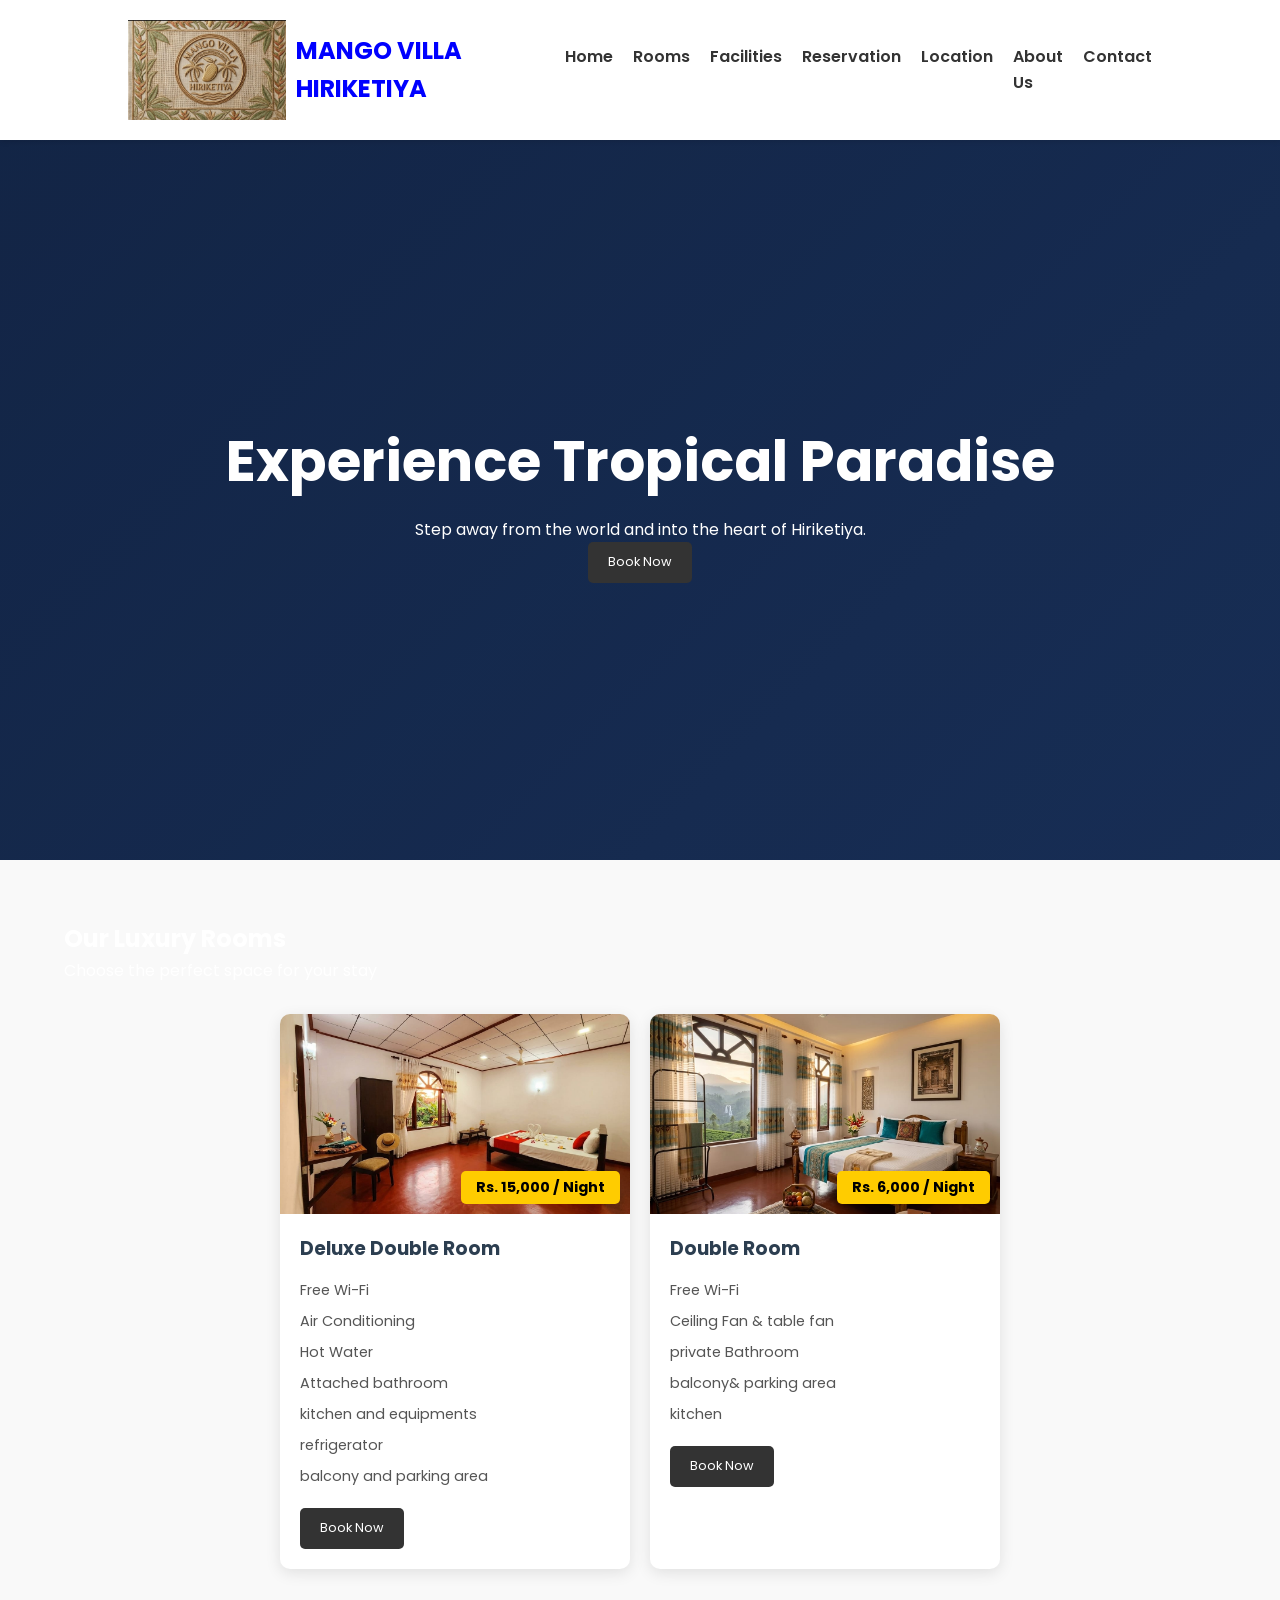
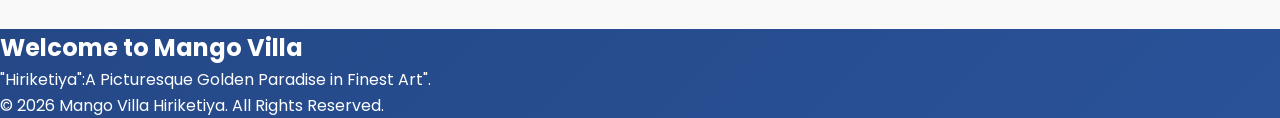
<file: index.html>
﻿ <!DOCTYPE html>
<html lang="si">
<head>
<head>
    <meta charset="UTF-8">
    <meta name="viewport" content="width=device-width, initial-scale=1.0">
    
    <!-- වෙබ් අඩවියේ නම (බ්‍රවුසර ටැබ් එකේ පෙනෙන නම) -->
    <title>Mango Villa | Luxury Hotel & Resort</title>

    <!-- Google සෙවුම් යන්ත්‍ර සඳහා විස්තරය -->
    <meta name="description" content="Welcome to Mango Villa. Experience the best luxury stay in Sri Lanka with comfortable rooms and amazing service.">
    
    <!-- සෙවුම් යන්ත්‍ර සඳහා වචන (Keywords) -->
    <meta name="keywords" content="Mango Villa, Hotel, Sri Lanka, Accommodation, Luxury Stay, Booking">
    
    <!-- අයිතිකරුගේ නම -->
    <meta name="author" content="Mango Villa Management">

    <link rel="stylesheet" href="style.css">
    <link href="https://fonts.googleapis.com/css2?family=Poppins:wght@300;400;600&display=swap" rel="stylesheet">
</head>
<body>

    </nav>

   <meta charset="UTF-8">
    <meta name="viewport" content="width=device-width, initial-scale=1.0">
    <title>Mango Villa Hiriketiya | Hiriketiya Beach</title>
    <link rel="stylesheet" href="style.css">
    <link href="https://fonts.googleapis.com/css2?family=Poppins:wght@300;400;600&display=swap" rel="stylesheet">
</head>

<body>
<nav>
    <div class="logo">
        <img src="IMAGES\LOGO.jpg" alt="Logo" style="height: 100px;">
        <span class="hotel-name">MANGO VILLA HIRIKETIYA</span>
    </div>
    <ul>
        <li><a href="index.html" onclick="window.location.reload();">Home</a></li>
        
        <li><a href="rooms.html">Rooms</a></li>
        <li><a href="facilities.html">Facilities</a></li>
        <li><a href="booking.html">Reservation</a></li>
        <li><a href="location.html">Location</a></li>
        <li><a href="about.html">About Us</a></li>
        <li><a href="contact.html">Contact</a></li>
    </ul>
</nav>



    <header class="hero">
        <div class="hero-content">
            <h1>Experience Tropical Paradise</h1>
            <p>Step away from the world and into the heart of Hiriketiya.</p>
            <a href="https://www.booking.com/hotel/lk/mango-villa-hiriketiya.html" target="_blank" class="btn-sm">Book Now</a>
        </div>
    </header>

<section class="rooms-horizontal">
    <h2>Our Luxury Rooms</h2>
    <p>Choose the perfect space for your stay</p>

    <div class="rooms-container">
        <div class="room-card">
            <div class="room-image">
                <img src="IMAGES\room 1.jpeg" alt="Deluxe Double Room">
                <div class="price-tag">Rs. 15,000 / Night</div>
            </div>
            <div class="room-details">
                <h3>Deluxe Double Room</h3>
                <ul class="facilities">
                    <li>Free Wi-Fi</li>
                    <li>Air Conditioning</li>
                    <li>Hot Water</li>
                    <li>Attached bathroom</li>
                    <li>kitchen and equipments</li>
                    <li>refrigerator</li>
                    <li>balcony and parking area</li>
                </ul>
                <a href="https://www.booking.com/hotel/lk/mango-villa-hiriketiya.html" target="_blank" class="btn-sm">Book Now</a>
            </div>
        </div>

       

        <div class="room-card">
            <div class="room-image">
                <img src="IMAGES\room 2.jpg" alt="Double Room">
                <div class="price-tag">Rs. 6,000 / Night</div>
            </div>
            <div class="room-details">
                <h3>Double Room</h3>
                <ul class="facilities">
                    <li>Free Wi-Fi</li>
                    <li>Ceiling Fan & table fan</li>
                    <li>private Bathroom</li>
                    <li>balcony& parking area</li>
                    <li>kitchen</li>
                </ul>
                <a href="contact.php" class="btn-sm">Book Now</a>
            </div>
        </div>
    </div>
</section>

    <section class="welcome">
        <h2>Welcome to Mango Villa</h2>
        <p>"Hiriketiya":A Picturesque Golden Paradise in Finest Art".</p>
    </section>

    <footer>
        <p>&copy; 2026 Mango Villa Hiriketiya. All Rights Reserved.</p>
    </footer>

</body>
</html>
</file>
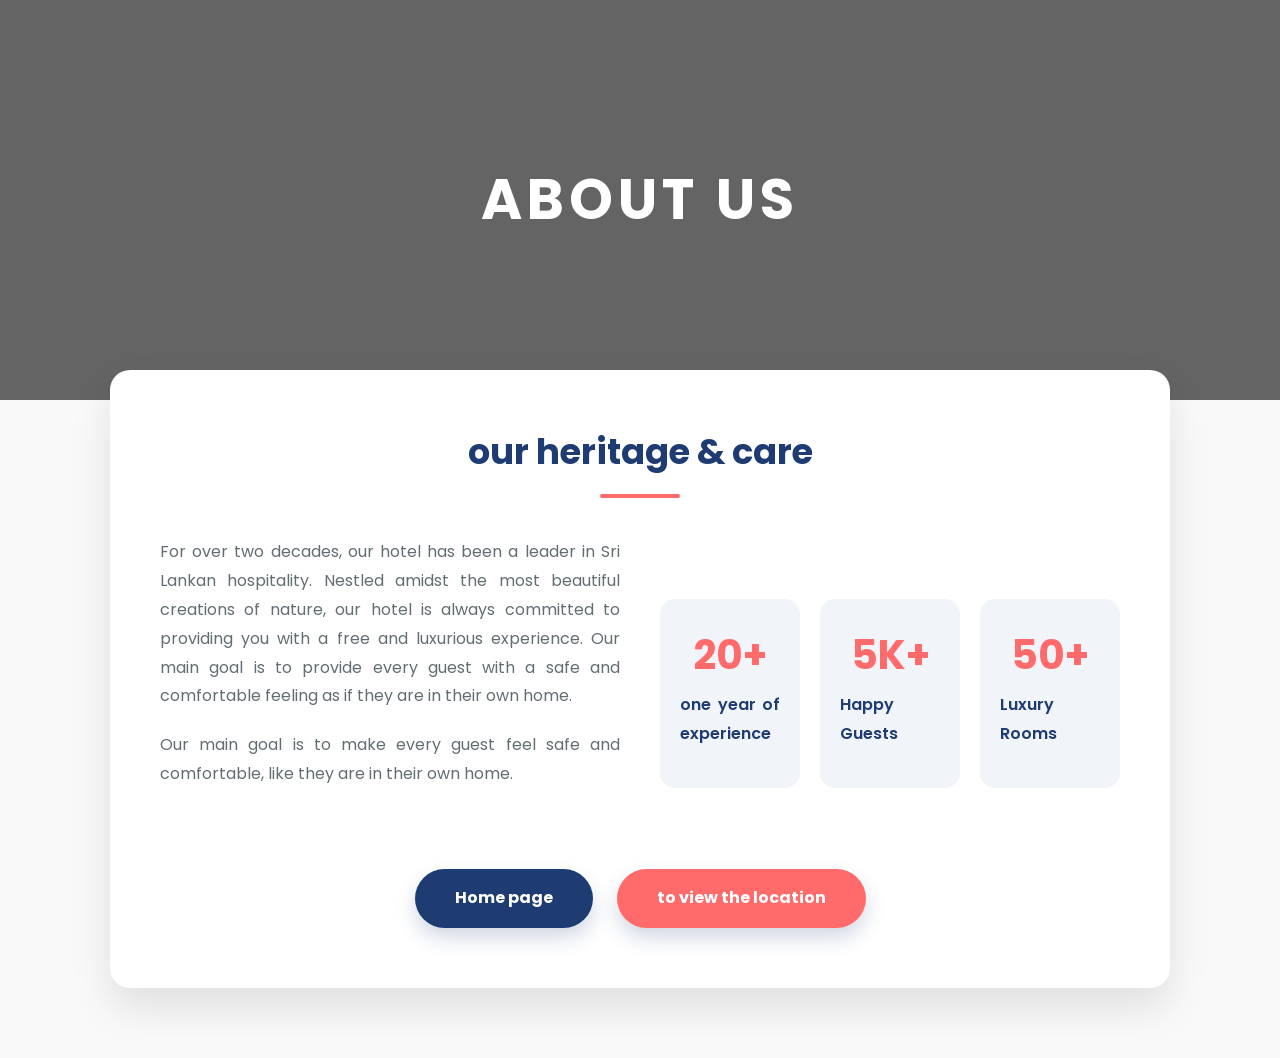
<file: about.html>
﻿<!DOCTYPE html>
<html lang="EN">
<head>
    <meta charset="UTF-8">
    <meta name="viewport" content="width=device-width, initial-scale=1.0">
    <title>About Us | Mango Villa</title>
    <meta name="description" content="Learn more about Mango Villa. Discover our story, our commitment to hospitality, and why we are the perfect choice for your tropical getaway.">
    <link href="https://fonts.googleapis.com/css2?family=Poppins:wght@300;400;600;700&display=swap" rel="stylesheet">
    <style>
        :root {
            --primary-color: #1e3c72;
            --secondary-color: #ff6b6b;
            --text-dark: #2d3436;
            --text-light: #636e72;
            --bg-light: #f9f9f9;
        }

        * {
            margin: 0;
            padding: 0;
            box-sizing: border-box;
            font-family: 'Poppins', sans-serif;
        }

        body {
            background-color: var(--bg-light);
            color: var(--text-dark);
            line-height: 1.8;
        }

        /* Hero Section */
        .about-hero {
            background: linear-gradient(rgba(0,0,0,0.6), rgba(0,0,0,0.6)), 
                        url('https://images.unsplash.com/photo-1566073771259-6a8506099945?auto=format&fit=crop&w=1350&q=80');
            background-size: cover;
            background-position: center;
            height: 400px;
            display: flex;
            align-items: center;
            justify-content: center;
            text-align: center;
            color: white;
        }

        .about-hero h1 {
            font-size: 3.5rem;
            text-transform: uppercase;
            letter-spacing: 5px;
            animation: fadeInDown 1s ease;
        }

        /* Main Content */
        .container {
            max-width: 1100px;
            margin: -50px auto 50px;
            padding: 20px;
        }

        .about-card {
            background: white;
            padding: 50px;
            border-radius: 20px;
            box-shadow: 0 20px 40px rgba(0,0,0,0.1);
        }

        .section-header {
            text-align: center;
            margin-bottom: 40px;
        }

        .section-header h2 {
            color: var(--primary-color);
            font-size: 2.2rem;
            position: relative;
            padding-bottom: 15px;
        }

        .section-header h2::after {
            content: '';
            position: absolute;
            bottom: 0;
            left: 50%;
            transform: translateX(-50%);
            width: 80px;
            height: 4px;
            background: var(--secondary-color);
            border-radius: 2px;
        }

        .about-text {
            display: grid;
            grid-template-columns: 1fr 1fr;
            gap: 40px;
            align-items: center;
        }

        .about-text p {
            color: var(--text-light);
            margin-bottom: 20px;
            text-align: justify;
        }

        /* Stats Section */
        .stats-container {
            display: grid;
            grid-template-columns: repeat(3, 1fr);
            gap: 20px;
            margin-top: 40px;
            text-align: center;
        }

        .stat-item {
            padding: 20px;
            background: #f1f4f9;
            border-radius: 15px;
            transition: transform 0.3s ease;
        }

        .stat-item:hover {
            transform: translateY(-10px);
        }

        .stat-item h3 {
            font-size: 2.5rem;
            color: var(--secondary-color);
        }

        .stat-item p {
            font-weight: 600;
            color: var(--primary-color);
        }

        /* Navigation Buttons */
        .btn-container {
            text-align: center;
            margin-top: 50px;
        }

        .btn {
            display: inline-block;
            padding: 15px 40px;
            border-radius: 50px;
            text-decoration: none;
            font-weight: 700;
            transition: 0.3s;
            margin: 10px;
        }

        .btn-home {
            background: var(--primary-color);
            color: white;
            box-shadow: 0 10px 20px rgba(30, 60, 114, 0.2);
        }

        .btn-home:hover {
            background: #2a5298;
            transform: scale(1.05);
        }

        /* Animations */
        @keyframes fadeInDown {
            from { opacity: 0; transform: translateY(-30px); }
            to { opacity: 1; transform: translateY(0); }
        }

        @media (max-width: 768px) {
            .about-text { grid-template-columns: 1fr; }
            .stats-container { grid-template-columns: 1fr; }
            .about-hero h1 { font-size: 2.5rem; }
        }
    </style>
</head>
<body>

    <section class="about-hero">
        <h1>About us</h1>
    </section>

    <div class="container">
        <div class="about-card">
            <div class="section-header">
                <h2>our heritage & care</h2>
            </div>
            
            <div class="about-text">
                <div>
                    <p>
                        For over two decades, our hotel has been a leader in Sri Lankan hospitality. Nestled amidst the most beautiful creations of nature, our hotel is always committed to providing you with a free and luxurious experience.

Our main goal is to provide every guest with a safe and comfortable feeling as if they are in their own home.
                    </p>
                    <p>
                       Our main goal is to make every guest feel safe and comfortable, like they are in their own home.
                    </p>
                </div>
                <div class="stats-container">
                    <div class="stat-item">
                        <h3>20+</h3>
                        <p>one year of experience</p>
                    </div>
                    <div class="stat-item">
                        <h3>5K+</h3>
                        <p>Happy Guests</p>
                    </div>
                    <div class="stat-item">
                        <h3>50+</h3>
                        <p>Luxury Rooms</p>
                    </div>
                </div>
            </div>

            <div class="btn-container">
                <a href="index.html" class="btn btn-home">Home page</a>
                <a href="location.html" class="btn btn-home" style="background: var(--secondary-color);">to view the location</a>
            </div>
        </div>
    </div>

</body>
</html>
</file>
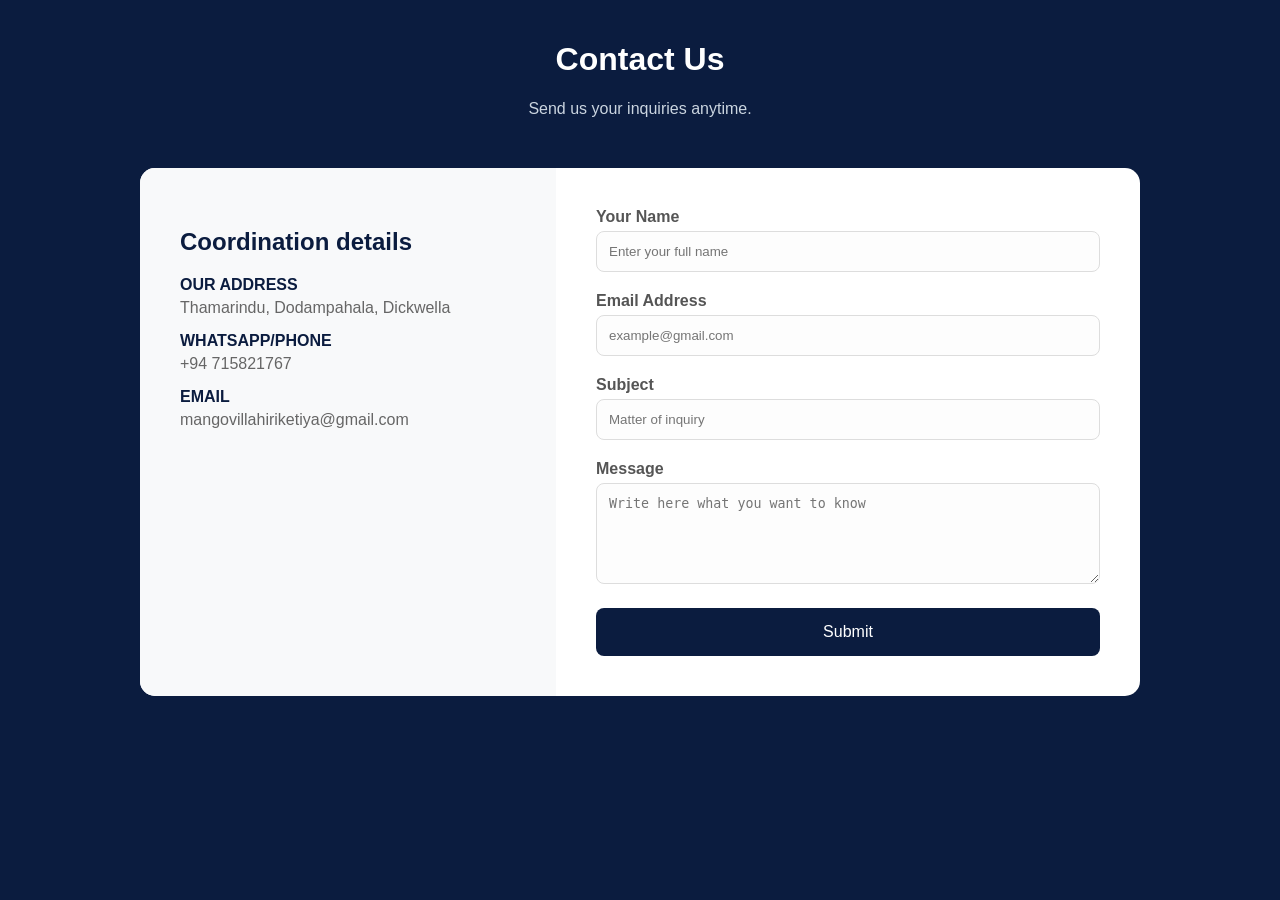
<file: contact.html>
﻿<!DOCTYPE html>
<html lang="en">
<head>
    <meta charset="UTF-8">
    <meta name="viewport" content="width=device-width, initial-scale=1.0">
    <title>Contact Us | Mango Villa</title>
    <style>
        /* ඔබේ පවතින Design එකට ගැලපෙන සරල CSS */
        body { font-family: 'Poppins', sans-serif; background-color: #0b1c3f; margin: 0; padding: 20px; color: white; }
        .container { display: flex; max-width: 1000px; margin: 50px auto; background: white; border-radius: 15px; overflow: hidden; color: #333; }
        .info-side { flex: 1; background-color: #f8f9fa; padding: 40px; }
        .form-side { flex: 1.5; padding: 40px; }
        h2 { color: #0b1c3f; margin-bottom: 20px; }
        .input-group { margin-bottom: 20px; }
        label { display: block; font-weight: bold; margin-bottom: 5px; color: #555; }
        input, textarea { width: 100%; padding: 12px; border: 1px solid #ddd; border-radius: 8px; box-sizing: border-box; background: #fdfdfd; }
        button { background-color: #0b1c3f; color: white; padding: 15px 30px; border: none; border-radius: 8px; cursor: pointer; font-size: 16px; width: 100%; }
        button:hover { background-color: #162a5a; }
        .contact-info p { margin: 5px 0; color: #666; }
        .contact-info strong { color: #0b1c3f; display: block; margin-top: 15px; }
    </style>
</head>
<body>

    <div style="text-align: center;">
        <h1 style="color: white;">Contact Us</h1>
        <p style="color: #cbd5e0;">Send us your inquiries anytime.</p>
    </div>

    <div class="container">
        <!-- වම් පැත්ත: විස්තර -->
        <div class="info-side">
            <h2>Coordination details</h2>
            <div class="contact-info">
                <strong>OUR ADDRESS</strong>
                <p>Thamarindu, Dodampahala, Dickwella</p>

                <strong>WHATSAPP/PHONE</strong>
                <p>+94 715821767</p>

                <strong>EMAIL</strong>
                <p>mangovillahiriketiya@gmail.com</p>
            </div>
        </div>

        <!-- දකුණු පැත්ත: Form එක -->
        <div class="form-side">
            <!-- Netlify Form එක මෙතැනින් ආරම්භ වේ -->
            <form name="contact-form" method="POST" data-netlify="true" action="/thanks.html">
                
                <div class="input-group">
                    <label>Your Name</label>
                    <input type="text" name="name" placeholder="Enter your full name" required>
                </div>

                <div class="input-group">
                    <label>Email Address</label>
                    <input type="email" name="email" placeholder="example@gmail.com" required>
                </div>

                <div class="input-group">
                    <label>Subject</label>
                    <input type="text" name="subject" placeholder="Matter of inquiry" required>
                </div>

                <div class="input-group">
                    <label>Message</label>
                    <textarea name="message" rows="5" placeholder="Write here what you want to know" required></textarea>
                </div>

                <!-- Netlify Bot හඳුනා ගැනීමට (Spam වැළැක්වීමට) -->
                <div style="display:none"><label><input name="bot-field"></label></div>

                <button type="submit">Submit</button>
            </form>
        </div>
    </div>

</body>
</html>
</file>
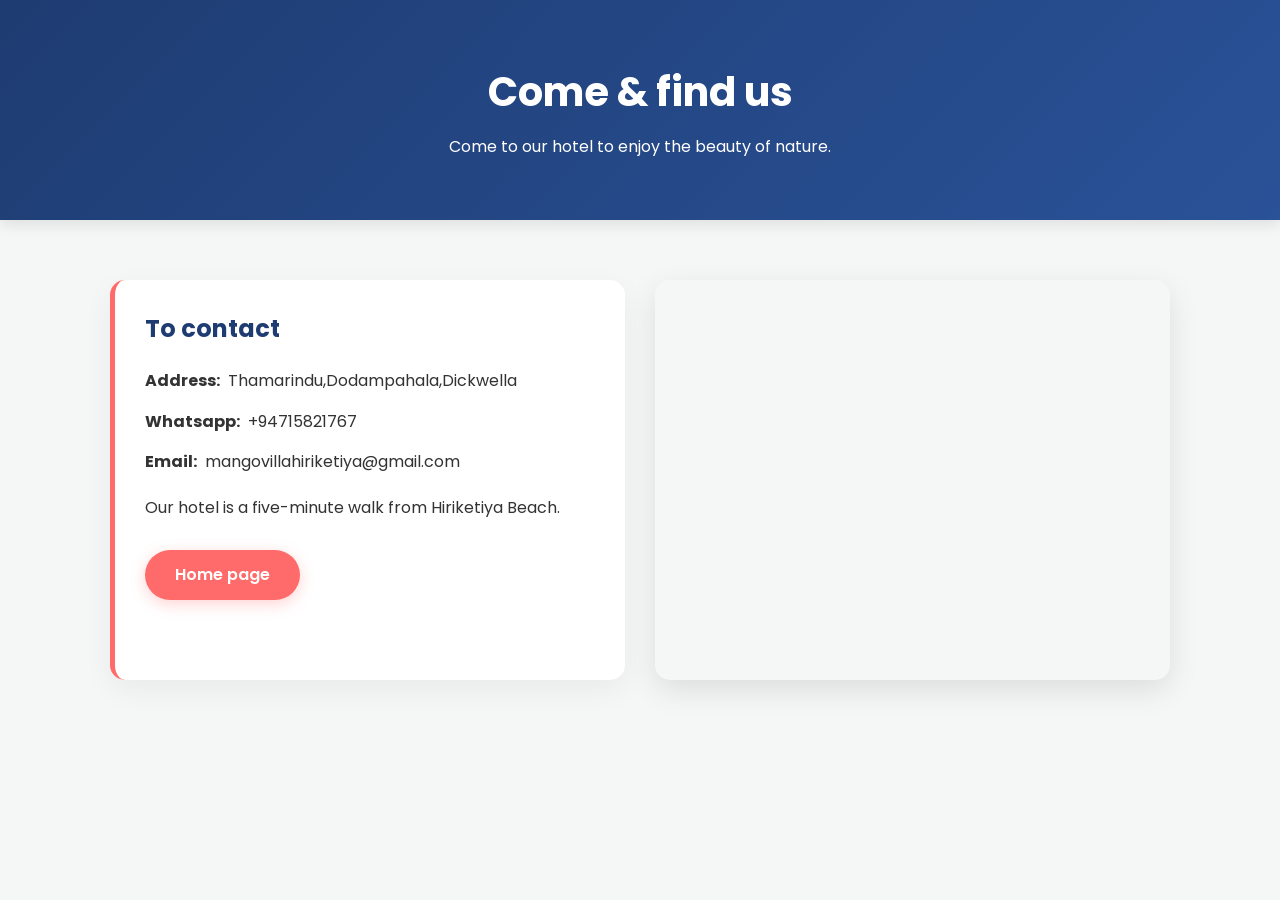
<file: location.html>
﻿<!DOCTYPE html>
<html lang="en">
<head>
    <meta charset="UTF-8">
    <meta name="viewport" content="width=device-width, initial-scale=1.0">
    <title>Location | Mango Villa</title>
    <meta name="description" content="Find the exact location of Mango Villa. Conveniently located near the beach and main attractions for easy access.">
    <!-- Google Fonts එක් කර ගැනීම -->
    <link href="https://fonts.googleapis.com/css2?family=Poppins:wght@300;400;600&display=swap" rel="stylesheet">
    <style>
        * {
            margin: 0;
            padding: 0;
            box-sizing: border-box;
            font-family: 'Poppins', sans-serif;
        }

        body {
            background-color: #f4f7f6;
            color: #333;
            line-height: 1.6;
        }

        /* Header කොටස */
        .header {
            background: linear-gradient(135deg, #1e3c72 0%, #2a5298 100%);
            color: white;
            padding: 60px 20px;
            text-align: center;
            box-shadow: 0 4px 15px rgba(0,0,0,0.1);
        }

        .header h1 {
            font-size: 2.5rem;
            margin-bottom: 10px;
        }

        /* ප්‍රධාන කන්ටේනරය */
        .container {
            max-width: 1100px;
            margin: 40px auto;
            padding: 20px;
            display: grid;
            grid-template-columns: 1fr 1fr;
            gap: 30px;
        }

        /* විස්තර ඇතුළත් කාඩ්පත */
        .info-card {
            background: white;
            padding: 30px;
            border-radius: 15px;
            box-shadow: 0 10px 30px rgba(0,0,0,0.05);
            border-left: 5px solid #ff6b6b;
        }

        .info-card h2 {
            color: #1e3c72;
            margin-bottom: 20px;
        }

        .contact-item {
            margin-bottom: 15px;
            display: flex;
            align-items: center;
        }

        /* සිතියම (Map) ඇති කොටස */
        .map-container {
            border-radius: 15px;
            overflow: hidden;
            box-shadow: 0 10px 30px rgba(0,0,0,0.1);
            height: 400px;
        }

        iframe {
            width: 100%;
            height: 100%;
            border: none;
        }

        /* Home Page එකට යන බොත්තම */
        .btn-home {
            display: inline-block;
            margin-top: 30px;
            padding: 12px 30px;
            background-color: #ff6b6b;
            color: white;
            text-decoration: none;
            border-radius: 50px;
            font-weight: 600;
            transition: all 0.3s ease;
            box-shadow: 0 4px 15px rgba(255, 107, 107, 0.3);
        }

        .btn-home:hover {
            background-color: #ee5253;
            transform: translateY(-3px);
            box-shadow: 0 6px 20px rgba(255, 107, 107, 0.4);
        }

        /* Mobile Phone සඳහා වෙනස් කිරීම් */
        @media (max-width: 768px) {
            .container {
                grid-template-columns: 1fr;
            }
            .header h1 {
                font-size: 2rem;
            }
        }
    </style>
</head>
<body>

    <section class="header">
        <h1>Come & find us</h1>
        <p>Come to our hotel to enjoy the beauty of nature.</p>
    </section>

    <div class="container">
        <!-- විස්තර කොටස -->
        <div class="info-card">
            <h2>To contact</h2>
            <div class="contact-item">
                <strong>Address:</strong> &nbsp; Thamarindu,Dodampahala,Dickwella
            </div>
            <div class="contact-item">
                <strong>Whatsapp:</strong> &nbsp; +94715821767
            </div>
            <div class="contact-item">
                <strong>Email:</strong> &nbsp; mangovillahiriketiya@gmail.com
            </div>
            
            <p style="margin-top: 20px;">Our hotel is a five-minute walk from Hiriketiya Beach.</p>

            <!-- Home Page එකට යන Link එක -->
            <a href="index.html" class="btn-home">Home page</a>
        </div>

        <!-- සිතියම කොටස -->
        <div class="map-container">
            <!-- මෙහි Google Maps Embed Code එක ඇතුළත් කළ හැක -->
            
<iframe src="https://www.google.com/maps/embed?pb=!1m18!1m12!1m3!1d3968.184090038396!2d80.70367211087722!3d5.96936632932908!2m3!1f0!2f0!3f0!3m2!1i1024!2i768!4f13.1!3m3!1m2!1s0x3ae1370069f20509%3A0xc62b000a06057dd3!2sMango%20Villa%20Hiriketiya!5e0!3m2!1sen!2slk!4v1777621706390!5m2!1sen!2slk" width="600" height="450" style="border:0;" allowfullscreen="" loading="lazy" referrerpolicy="no-referrer-when-downgrade"></iframe>

              
                allowfullscreen="" 
                loading="lazy">
            </iframe>
        </div>
    </div>

</body>
</html>
</file>
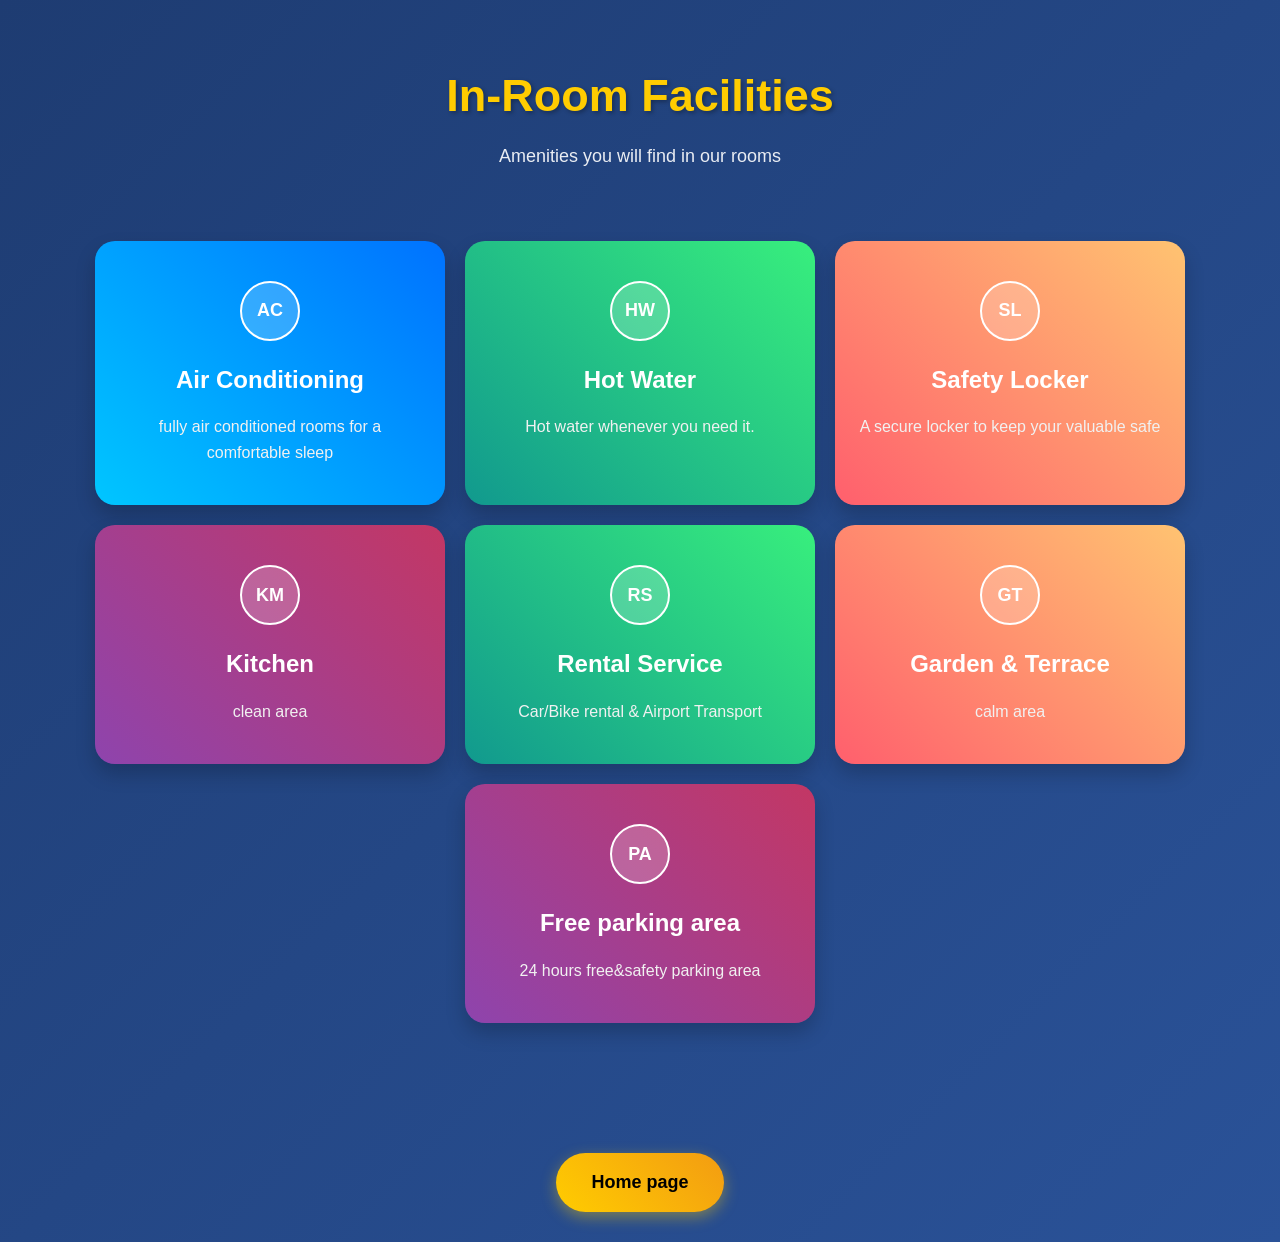
<file: room-details.html>
﻿<!DOCTYPE html>
<html lang="si">
<head>
    <meta charset="UTF-8">
    <meta name="viewport" content="width=device-width, initial-scale=1.0">
    <title>In-Room Facilities</title>
    <link rel="stylesheet" href="style.css">
    <style>
        /* මෙහි කෙලින්ම Icons සඳහා Style එක ලියමු */
        .icon-text {
            font-size: 60px;
            display: block;
            margin-bottom: 15px;
        }
    </style>
</head>
<body>

    <div class="main-wrapper">
        <section class="facilities-section">
            <div class="container">
                <h2 class="section-title">In-Room Facilities</h2>
                <p class="section-subtitle">Amenities you will find in our rooms</p>

                <div class="facilities-grid">
    
    <!-- Air Conditioning -->
    <div class="facility-card c1">
        <div class="custom-icon">AC</div>
        <h3>Air Conditioning</h3>
        <p>fully air conditioned rooms for a comfortable sleep</p>
    </div>

    <!-- Hot Water -->
    <div class="facility-card c2">
        <div class="custom-icon">HW</div>
        <h3>Hot Water</h3>
        <p>Hot water whenever you need it.</p>
    </div>

    <!-- Safety Locker -->
    <div class="facility-card c3">
        <div class="custom-icon">SL</div>
        <h3>Safety Locker</h3>
        <p>A secure locker to keep your valuable safe</p>
    </div>

    <!-- Kitchen -->
    <div class="facility-card c4">
        <div class="custom-icon">KM</div>
        <h3>Kitchen</h3>
        <p>clean area</p>
    </div>
    
    <!-- Rental Service -->
    <div class="facility-card c2">
        <div class="custom-icon">RS</div>
        <h3>Rental Service</h3>
        <p>Car/Bike rental & Airport Transport</p>
    </div

   <!-- Terrace-->
    <div class="facility-card c3">
        <div class="custom-icon">GT</div>
        <h3>Garden & Terrace</h3>
        <p>calm area</p>
    </div>

     <!-- Parking Area -->
    <div class="facility-card c4">
        <div class="custom-icon">PA</div>
        <h3>Free parking area</h3>
        <p>24 hours free&safety parking area</p>
    </div>

</div>
        </section>
    </div>
<!-- Back to Home Button Container -->
<div class="button-container">
    <a href="index.html" class="back-home-btn">
        Home page
    </a>
</div>
 
</body>
</html>
</file>
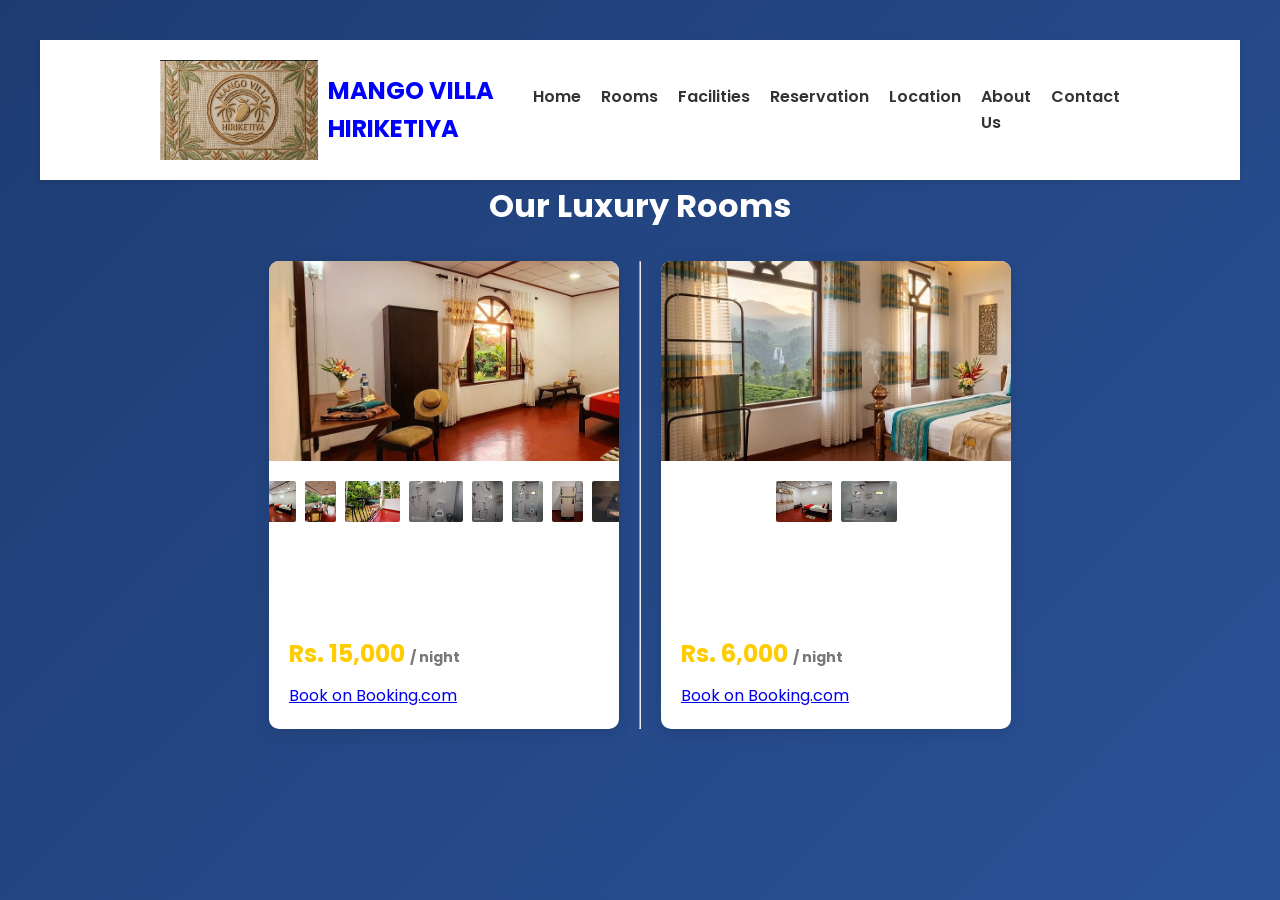
<file: rooms.html>
<!DOCTYPE html>
<html lang="en">
<head>
    <meta charset="UTF-8">
    <meta name="viewport" content="width=device-width, initial-scale=1.0">
    <title>Room Selection | Mango Villa</title>
    <meta name="description" content="Get in touch with Mango Villa for bookings and inquiries. We are here to help you plan your perfect stay.">
<meta name="keywords" content="Contact Mango Villa, Hotel Booking, Sri Lanka, Luxury Villa">
    <style>
        body { font-family: 'Segoe UI', Tahoma, Geneva, Verdana, sans-serif; background: #f0f2f5; padding: 40px; }
        
        /* Container eka horizontal karanna Flexbox use karanawa */
        .rooms-container {
            display: flex;
            gap: 20px; /* Room cards dekak athara ida */
            justify-content: center;
            flex-wrap: wrap; /* Screen eka podi unama yata yata yanna */
        }

        .room-card {
            background: white;
            border-radius: 12px;
            overflow: hidden;
            width: 450px; /* Card eke palala */
            box-shadow: 0 4px 15px rgba(0,0,0,0.1);
            padding-bottom: 20px;
        }

        .main-img-container img {
            width: 150%;
            height: 200px;
            object-fit: cover;
        }

        .gallery {
            display: flex;
            padding: 10px;
            gap: 5px;
            justify-content: center;
        }

        .gallery img {
            width: 60px; height: 45px;
            cursor: pointer;
            border-radius: 4px;
            border: 2px solid transparent;
        }

        .gallery img:hover { border-color: #007bff; }

        .details { padding: 0 20px; }
        .price { color: #2c3e50; font-size: 20px; font-weight: bold; margin: 10px 0; }
        
        .btn-book {
            display: block; width: 100%;margin: 20px auto;
            padding: 12px; background: #007bff; color: white;
            border: none; border-radius: 6px; cursor: pointer;
            font-weight: bold; transition: 0.3s;
        }

        .btn-book:hover { background: #0056b3; }
    </style>

<meta charset="UTF-8">
    <meta name="viewport" content="width=device-width, initial-scale=1.0">
    <title>Mango Villa Hiriketiya | Hiriketiya Beach</title>
    <link rel="stylesheet" href="style.css">
    <link href="https://fonts.googleapis.com/css2?family=Poppins:wght@300;400;600&display=swap" rel="stylesheet">
</head>

<body>
<nav>
    <div class="logo">
        <img src="IMAGES\LOGO.jpg" alt="Logo" style="height: 100px;">
        <span class="hotel-name">MANGO VILLA HIRIKETIYA</span>
    </div>
    <ul>
        <li><a href="index.html" onclick="window.location.reload();">Home</a></li>
        
        <li><a href="rooms.html">Rooms</a></li>
        <li><a href="facilities.html">Facilities</a></li>
        <li><a href="booking.html">Reservation</a></li>
        <li><a href="location.html">Location</a></li>
        <li><a href="about.html">About Us</a></li>
        <li><a href="contact.html">Contact</a></li>
    </ul>
</nav>

<h1 style="text-align: center;">Our Luxury Rooms</h1>

<div class="rooms-container">
    
    <div class="room-card">
    <div class="main-img-container">
        <img id="display1" src="IMAGES\room 1.jpeg" alt="Room 1" onclick="openViewer(this)">
    </div>
    <div class="gallery">
        <img src="IMAGES/1.jpg" class="active" onclick="swapPhoto('display1', this)">
        <img src="IMAGES\2.jpg" onclick="swapPhoto('display1', this)">
        <img src="IMAGES\3.jpg" onclick="swapPhoto('display1', this)">
        <img src="IMAGES\4.jpg" onclick="swapPhoto('display1', this)">
        <img src="IMAGES\5.jpg" onclick="swapPhoto('display1', this)">
        <img src="IMAGES\6.jpg" onclick="swapPhoto('display1', this)">
        <img src="IMAGES\7.jpg" onclick="swapPhoto('display1', this)">
        <img src="IMAGES\8.jpg" onclick="swapPhoto('display1', this)">
         <img src="IMAGES\9.jpg" onclick="swapPhoto('display1', this)">
         <img src="IMAGES\10.jpg" onclick="swapPhoto('display1', this)">
    </div>
    <div class="details">
        <div>
            <h3>Deluxe Double Room</h3>
            <p class="facilities"><b>Facilities:</b> AC, Free Wi-Fi,Hot water, King Bed ,parking area,balcony</p>
        </div>
        <div>
            <p class="price">Rs. 15,000 <span style="font-size:14px; color:#777;">/ night</span></p>
            
            <a href=https://www.booking.com/searchresults.en-gb.html?ss=mango+villa+hiriketiya&ssne=Hiriketiya&ssne_untouched=Hiriketiya&label=gen173nr-10CAEoggI46AdIM1gEaIUBiAEBmAEzuAEXyAEM2AED6AEB-AEBiAIBqAIBuAKo1MrPBsACAdICJDNiODg2ZDI3LWRmZDgtNDQ0Ny1iYTllLTI4ZDM4NThhM2FhNNgCAeACAQ&aid=304142&lang=en-gb&sb=1&src_elem=sb&src=index&dest_id=14073511&dest_type=hotel&ac_position=0&ac_click_type=b&ac_langcode=xu&ac_suggestion_list_length=5&search_selected=true&search_pageview_id=40740a6a1d730251&ac_meta=GhA0MDc0MGE2YTFkNzMwMjUxIAAoATICeHU6E21hbmdvIHZpbGxhIGhpcmlrZXQ%3D&group_adults=2&no_rooms=1&group_children=0target="_blank" class="btn-book-link">Book on Booking.com</a>
        </div>
    </div>
</div>

<hr> <div class="room-card">
    <div class="main-img-container">
        <img id="display2" src="IMAGES\room 2.jpg" alt="Room 2" onclick="openViewer(this)">
    </div>
    <div class="gallery">
        <img src="IMAGES/1.jpg" class="active" onclick="swapPhoto('display2', this)">
        <img src="IMAGES\7.jpg" onclick="swapPhoto('display2', this)">
    </div>
    <div class="details">
        <div>
            <h3>Double Room</h3>
            <p class="facilities"><b>Facilities:</b> Fan,private bathroom,kitchen, Garden View</p>
        </div>
        <div>
            <p class="price">Rs. 6,000 <span style="font-size:14px; color:#777;">/ night</span></p>
            
            <a href="https://www.booking.com/searchresults.en-gb.html?ss=mango+villa+hiriketiya&ssne=Hiriketiya&ssne_untouched=Hiriketiya&label=gen173nr-10CAEoggI46AdIM1gEaIUBiAEBmAEzuAEXyAEM2AED6AEB-AEBiAIBqAIBuAKo1MrPBsACAdICJDNiODg2ZDI3LWRmZDgtNDQ0Ny1iYTllLTI4ZDM4NThhM2FhNNgCAeACAQ&aid=304142&lang=en-gb&sb=1&src_elem=sb&src=index&dest_id=14073511&dest_type=hotel&ac_position=0&ac_click_type=b&ac_langcode=xu&ac_suggestion_list_length=5&search_selected=true&search_pageview_id=40740a6a1d730251&ac_meta=GhA0MDc0MGE2YTFkNzMwMjUxIAAoATICeHU6E21hbmdvIHZpbGxhIGhpcmlrZXQ%3D&group_adults=2&no_rooms=1&group_children=0" target="_blank" class="btn-book-link">Book on Booking.com</a>
        </div>
    </div>
</div>

</div>
<div id="imageModal" class="modal">
    <span class="close-modal" onclick="closeViewer()">&times;</span>
    <img class="modal-content" id="img01">
</div>

<script>
    // 1. Photo eka loku viewer ekaka pennana function eka
    function openViewer(imgElement) {
        var modal = document.getElementById("imageModal");
        var modalImg = document.getElementById("img01");
        
        if (modal && modalImg) {
            modal.style.display = "block";
            modalImg.src = imgElement.src;
        }
    }

    // 2. Viewer eka wahana function eka
    function closeViewer() {
        document.getElementById("imageModal").style.display = "none";
    }

    // 3. Podi photo click kalama loku photo eka wenas karana function eka
    function swapPhoto(displayId, thumbElement) {
        var mainImg = document.getElementById(displayId);
        if (mainImg) {
            mainImg.src = thumbElement.src;
        }
        
        // Active border eka hadanna
        let gallery = thumbElement.parentElement;
        let thumbs = gallery.getElementsByTagName('img');
        for (let i = 0; i < thumbs.length; i++) {
            thumbs[i].style.borderColor = "transparent";
        }
        thumbElement.style.borderColor = "#007bff";
    }

    // 4. Modal eken pitatha click kaloth wahanna
    window.onclick = function(event) {
        var modal = document.getElementById("imageModal");
        if (event.target == modal) {
            modal.style.display = "none";
        }
    }
</script>

</body>



</html>
</file>
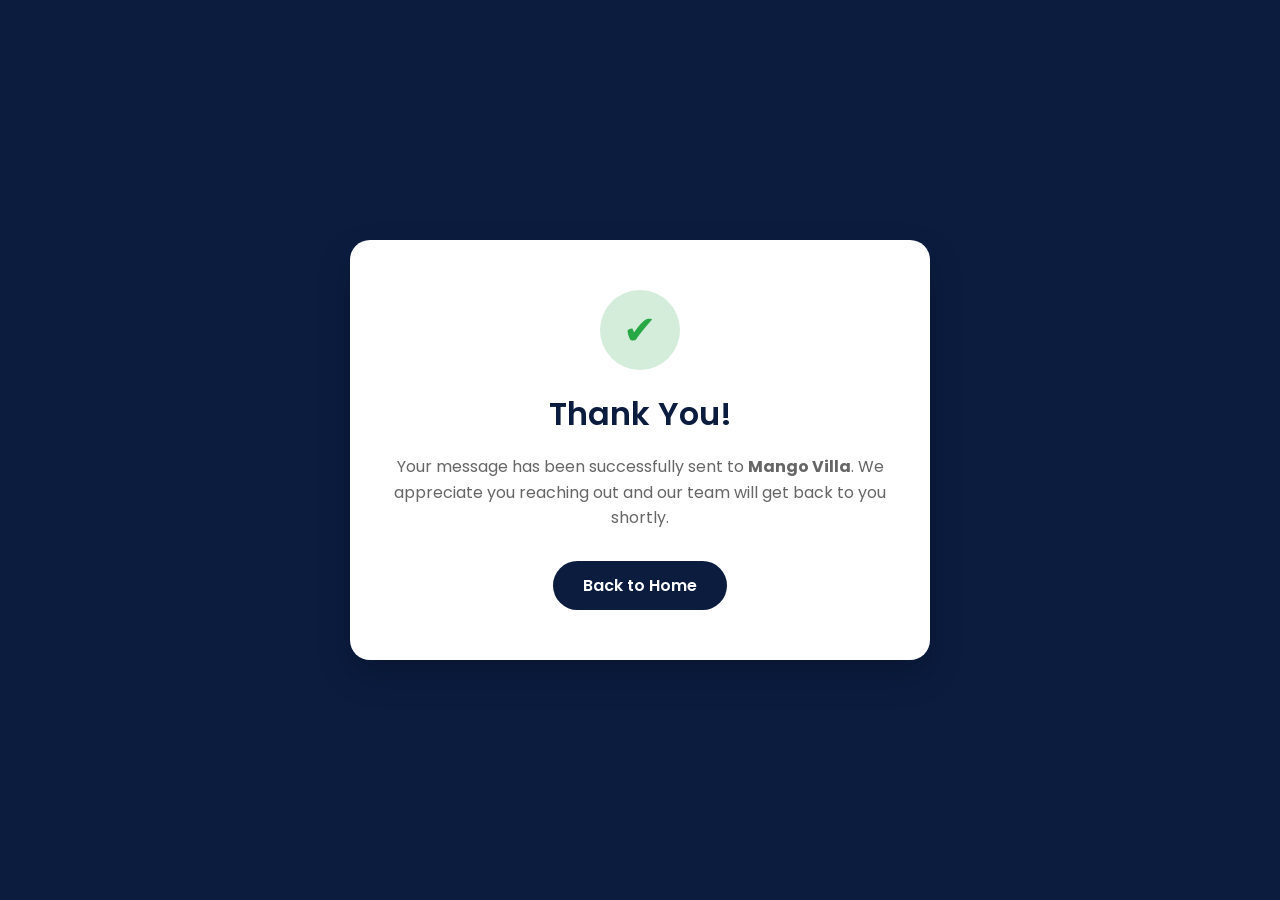
<file: thanks.html>
﻿<!DOCTYPE html>
<html lang="en">
<head>
    <meta charset="UTF-8">
    <meta name="viewport" content="width=device-width, initial-scale=1.0">
    <title>Thank You | Mango Villa</title>
    
    <!-- Google Fonts නිවැරදි link එක (Poppins font එක සඳහා) -->
    <link rel="preconnect" href="https://fonts.googleapis.com">
    <link rel="preconnect" href="https://fonts.gstatic.com" crossorigin>
    <link href="https://fonts.googleapis.com/css2?family=Poppins:wght@400;600&display=swap" rel="stylesheet">

    <style>
        body {
            /* මෙතන font-family එක Google Font එකට ගැලපෙන ලෙස නිවැරදි කර ඇත */
            font-family: 'Poppins', sans-serif;
            background-color: #0b1c3f; 
            display: flex;
            justify-content: center;
            align-items: center;
            height: 100vh;
            margin: 0;
            color: white;
        }
        .thank-you-card {
            background: white;
            color: #333;
            padding: 50px 40px;
            border-radius: 20px;
            box-shadow: 0 15px 35px rgba(0,0,0,0.2);
            text-align: center;
            max-width: 500px;
            width: 90%;
        }
        .icon-box {
            width: 80px;
            height: 80px;
            background: #d4edda;
            color: #28a745;
            border-radius: 50%;
            display: flex;
            justify-content: center;
            align-items: center;
            font-size: 40px;
            margin: 0 auto 20px;
        }
        h1 {
            color: #0b1c3f;
            margin: 0 0 10px 0; /* Margin එක පැහැදිලිව සකස් කිරීම */
            font-weight: 600;
        }
        p {
            color: #666;
            font-size: 16px;
            line-height: 1.6;
            margin-bottom: 30px;
        }
        .btn-home {
            display: inline-block;
            padding: 12px 30px;
            background-color: #0b1c3f;
            color: white;
            text-decoration: none;
            border-radius: 50px;
            font-weight: 600;
            transition: 0.3s;
            border: none;
        }
        .btn-home:hover {
            background-color: #1a3a7a;
            transform: translateY(-2px);
            box-shadow: 0 5px 15px rgba(0,0,0,0.1);
        }
    </style>
</head>
<body>

    <div class="thank-you-card">
        <div class="icon-box">
            ✔
        </div>
        <h1>Thank You!</h1>
        <p>Your message has been successfully sent to <strong>Mango Villa</strong>. We appreciate you reaching out and our team will get back to you shortly.</p>
        
        <a href="index.html" class="btn-home">Back to Home</a>
    </div>

</body>
</html>
</file>
<file: style.css>
﻿
/* --- ??? IMAGE VIEWER (MODAL) CSS --- */
.modal {
    display: none; 
    position: fixed;
    z-index: 1000;
    padding-top: 50px;
    left: 0; top: 0;
    width: 100%; height: 100%;
    background-color: rgba(0,0,0,0.9); /* Pasubima kalu pata karanna */
    backdrop-filter: blur(5px);
}

.modal-content {
    margin: auto;
    display: block;
    max-width: 90%;
    max-height: 85vh;
    border-radius: 8px;
    animation: zoom 0.3s; /* Loku weddi animation ekak */
}

@keyframes zoom { from {transform:scale(0)} to {transform:scale(1)} }

.close-modal {
    position: absolute;
    top: 20px; right: 35px;
    color: #f1f1f1; font-size: 40px; font-weight: bold;
    cursor: pointer;
}


/* Basic Reset */
* { margin: 0; padding: 0; box-sizing: border-box; }
body { font-family: 'Poppins', sans-serif; color: #333; line-height: 1.6; }

/* Navigation */
nav {
    display: flex;
    justify-content: space-between;
    align-items: center;
    padding: 20px 10%;
    background: #fff;
    box-shadow: 0 2px 5px rgba(0,0,0,0.1);
}
nav ul { display: flex; list-style: none; }
nav ul li { margin-left: 20px; }
nav ul li a { text-decoration: none; color: #333; font-weight: 600; }


/* Hero Section */
.hero {
    height: 80vh;
    /* Gradient eka saha Image eka connect karanne comma ekakin */
    background: linear-gradient(rgba(0,0,0,0.4), rgba(0,0,0,0.4)), 
                url('https://images.unsplash.com/photo-1540541338287-41700207dee6'); 
    
    background-size: cover;
    background-position: center;
    display: flex;
    align-items: center;
    justify-content: center;
    color: white;
    text-align: center; /* Text eka mada?a ganna */
}
/* Smooth Scrolling */
html {
    scroll-behavior: smooth;
}


/* Logo saha Hotel Name eka styling */
.logo {
    display: flex;
    align-items: center;
    gap: 10px; /* Logo eka saha Name eka athara ida */
}

.hotel-name {
    font-family: 'Poppins', sans-serif; /* Oyata one font name eka methana danna */
    font-size: 24px;
    font-weight: bold;
    color: Blue; /* Oyata one pata (Hex code) methana danna - udaharanayak widiyata yellow */
    text-transform: uppercase;
}

/* Nav links wala color eka wenas karanna (optional) */
nav ul li a {
    text-decoration: none;
    color: #333; 
    font-weight: 600;
    transition: 0.3s;
}
/* Rooms Section Layout */
.rooms-horizontal {
    padding: 60px 5%;
    background: #f9f9f9;
}

.rooms-container {
    display: flex;
    justify-content: center;
    gap: 20px; /* Card athara ida */
    flex-wrap: wrap; /* Mobile wala peliya maru wenna */
    margin-top: 30px;
}

/* Room Card Styling */
.room-card {
    background: #fff;
    width: 350px;
    border-radius: 10px;
    overflow: hidden;
    box-shadow: 0 4px 15px rgba(0,0,0,0.1);
    transition: 0.3s;
}

.room-card:hover {
    transform: translateY(-10px);
}

.room-image {
    position: relative;
    height: 200px;
}

.room-image img {
    width: 100%;
    height: 100%;
    object-fit: cover;
}

.price-tag {
    position: absolute;
    bottom: 10px;
    right: 10px;
    background: #ffcc00;
    color: #000;
    padding: 5px 15px;
    font-weight: bold;
    border-radius: 5px;
    font-size: 0.9rem;
}

.room-details {
    padding: 20px;
    text-align: left;
}

.room-details h3 {
    margin-bottom: 15px;
    color: #2c3e50;
}

/* Facilities List */
.facilities {
    list-style: none;
    padding: 0;
    margin-bottom: 20px;
}

.facilities li {
    font-size: 0.9rem;
    margin-bottom: 8px;
    color: #555;
}
/* Room Page Styles */
.room-header {
    background: #333;
    color: white;
    text-align: center;
    padding: 60px 0;
}

.room-details-page { padding: 50px 10%; }

.full-room-box {
    display: flex;
    gap: 40px;
    margin-bottom: 80px;
    align-items: center;
}
.room-gallery img {
    width: 100%;
    border-radius: 12px; /* Mulu round karanna */
    box-shadow: 0 4px 10px rgba(0,0,0,0.1); /* Podi shadow ekak */
    object-fit: cover; /* Photo eka adenne nathuwa hariyata penna */
}
/* Gallery Container */
.room-gallery {
    flex: 1;
    display: flex;
    flex-direction: column;
    gap: 10px;
}

/* Pradhana Photo eka */
.main-img {
    width: 100%;
    height: 350px; /* Photo eke usa */
    object-fit: cover; /* Photo eka adenne nathuwa thiyenna */
    border-radius: 15px;
    box-shadow: 0 4px 10px rgba(0,0,0,0.1);
}

/* Podi Photos Grid eka */
.thumb-grid {
    display: flex;
    gap: 10px;
}

.thumb-grid img {
    width: calc(50% - 5px); /* Peliye photo deka samawa thiyenna */
    height: 150px;
    object-fit: cover;
    border-radius: 10px;
    transition: transform 0.3s;
}

/* Mouse eka photo eka uda?a geniyaddi poddak loku wenna */
.thumb-grid img:hover {
    transform: scale(1.05);
    cursor: pointer;
}

.thumb-grid {
    display: flex;
    gap: 10px;
    margin-top: 10px;
}

.thumb-grid img {
    width: 50%; /* Podi photos dekak nisa 50% gane */
    height: 120px;
}


<style>
    .gallery-section {
        padding: 60px 0;
        background-color: #f9f9f9;
        font-family: 'Poppins', sans-serif;
    }

    .title {
        text-align: center;
        font-size: 36px;
        margin-bottom: 40px;
        text-transform: uppercase;
        color: #333;
    }

    .title span {
        color: #c5a059; /* Hotel Gold Color */
    }

    .gallery-grid {
        display: grid;
        grid-template-columns: repeat(auto-fit, minmax(300px, 1fr));
        gap: 20px;
        padding: 0 20px;
        max-width: 1200px;
        margin: 0 auto;
    }

    .gallery-item {
        position: relative;
        overflow: hidden;
        border-radius: 10px;
        box-shadow: 0 4px 15px rgba(0,0,0,0.1);
        height: 250px;
    }

    .gallery-item img {
        width: 100%;
        height: 100%;
        object-fit: cover;
        transition: transform 0.5s ease;
    }

    /* Hover effect - Image Zoom */
    .gallery-item:hover img {
        transform: scale(1.1);
    }

    /* Overlay Shadow effect */
    .overlay {
        position: absolute;
        top: 0;
        bottom: 0;
        left: 0;
        right: 0;
        height: 100%;
        width: 100%;
        opacity: 0;
        transition: .5s ease;
        background: rgba(0, 0, 0, 0.6); /* ??? ?????? ?????? */
        display: flex;
        justify-content: center;
        align-items: center;
    }

    .gallery-item:hover .overlay {
        opacity: 1;
    }

    .text {
        color: white;
        font-size: 20px;
        border: 2px solid #c5a059;
        padding: 10px 20px;
        text-transform: uppercase;
        letter-spacing: 2px;
    }

    /* Mobile view ??? ?????? ??? ?????? */
    @media (max-width: 768px) {
        .gallery-grid {
            grid-template-columns: 1fr;
        }
    }

<style>
    @import url('https://fonts.googleapis.com/css2?family=Playfair+Display:wght@700&family=Poppins:wght@300;400;600&display=swap');

    .luxury-gallery {
        padding: 80px 5%;
        background-color: #0f0f0f; /* Dark Premium Background */
        text-align: center;
        font-family: 'Poppins', sans-serif;
    }

    .main-title {
        font-family: 'Playfair Display', serif;
        font-size: 45px;
        color: #fff;
        margin-bottom: 10px;
        letter-spacing: 2px;
    }

    .main-title span {
        color: #d4af37; /* Gold color */
    }

    .subtitle {
        color: #888;
        margin-bottom: 50px;
        font-weight: 300;
    }

    .gallery-wrapper {
        display: grid;
        grid-template-columns: repeat(auto-fit, minmax(280px, 1fr));
        gap: 30px;
        max-width: 1300px;
        margin: 0 auto;
    }

    .gallery-card {
        position: relative;
        height: 400px;
        border-radius: 20px;
        overflow: hidden;
        cursor: pointer;
        box-shadow: 0 10px 30px rgba(0,0,0,0.5);
    }

    .gallery-card img {
        width: 100%;
        height: 100%;
        object-fit: cover;
        transition: transform 0.8s cubic-bezier(0.2, 1, 0.3, 1);
    }

    /* Hover effect for Image */
    .gallery-card:hover img {
        transform: scale(1.15) rotate(2deg);
    }

    /* Content Box Overlay */
    .card-content {
        position: absolute;
        bottom: 0;
        left: 0;
        width: 100%;
        padding: 40px 20px;
        background: linear-gradient(transparent, rgba(0,0,0,0.9));
        color: white;
        text-align: left;
        transform: translateY(100px); /* ????????? ??? ????? ?? */
        transition: transform 0.5s ease;
    }

    .gallery-card:hover .card-content {
        transform: translateY(0); /* Hover ?? ??? ???? ?????? */
    }

    .card-content h3 {
        font-family: 'Playfair Display', serif;
        font-size: 24px;
        margin-bottom: 10px;
        color: #d4af37;
    }

    .card-content p {
        font-size: 14px;
        margin-bottom: 20px;
        opacity: 0.8;
    }

    .view-btn {
        display: inline-block;
        padding: 8px 20px;
        border: 1px solid #d4af37;
        color: #d4af37;
        text-decoration: none;
        font-size: 12px;
        text-transform: uppercase;
        letter-spacing: 1px;
        transition: 0.3s;
    }

    .view-btn:hover {
        background: #d4af37;
        color: #000;
    }

    /* Responsive */
    @media (max-width: 768px) {
        .main-title { font-size: 32px; }
        .gallery-card { height: 350px; }
    }
</style>
</style>
.full-room-box.reverse { flex-direction: row-reverse; }

.room-gallery { flex: 1; }
.room-gallery img { width: 100%; border-radius: 15px; box-shadow: 0 5px 15px rgba(0,0,0,0.1); }

.thumb-grid { display: flex; gap: 10px; margin-top: 10px; }
.thumb-grid img { width: 48%; height: 100px; object-fit: cover; }

.room-info { flex: 1; }
.room-info h2 { font-size: 2rem; color: #222; }
.price { font-size: 1.5rem; color: #ffcc00; font-weight: bold; margin: 10px 0; }

.feature-list { list-style: none; padding: 0; margin: 20px 0; display: grid; grid-template-columns: 1fr 1fr; }
.feature-list li { margin-bottom: 10px; font-size: 0.95rem; }

.book-btn {
    display: inline-block;
    padding: 12px 25px;
    background: #ffcc00;
    color: #000;
    text-decoration:none;
    font-weight: bold;
    border-radius: 5px;
}



    .btn-book-link:hover {
        background: #00224f;
        box-shadow: 0 4px 8px rgba(0,0,0,0.2);
    }
.location-map { padding: 40px 10%; background: #f9f9f9; text-align: center; }

/* Responsive */
@media (max-width: 768px) {
    .full-room-box, .full-room-box.reverse { flex-direction: column; }
    .feature-list { grid-template-columns: 1fr; }
}

.btn-sm {
    display: inline-block;
    padding: 10px 20px;
    background: #333;
    color: #fff;
    text-decoration: none;
    border-radius: 5px;
    font-size: 0.8rem;
    transition: 0.3s;
}

.btn-sm:hover {
    background: #ffcc00;
    color: #000;
}

/* Mouse eka link eka uda thibbama pata wenas wenna */
nav ul li a:hover {
    color: #ffcc00;
}
.hero h1 { font-size: 3.5rem; margin-bottom: 10px; }
.btn {
    padding: 12px 30px;
    background: #ffcc00;
    color: #000;
    text-decoration: none;
    border-radius: 5px;
    font-weight: bold;
}




















/* Google Fonts එකතු කර ගැනීම */
@import url('https://googleapis.com');

* {
    margin: 0;
    padding: 0;
    box-sizing: border-box;
}

body {
    /* වඩාත් වර්ණවත් Gradient පසුබිමක් */
    background: linear-gradient(135deg, #1e3c72 0%, #2a5298 100%);
    font-family: 'Noto Sans Sinhala', 'Poppins', sans-serif;
    color: #fff;
    min-height: 100vh;
}

.container {
    max-width: 1200px;
    margin: 0 auto;
    padding: 60px 20px;
    text-align: center;
}

.section-title {
    font-size: 45px;
    margin-bottom: 10px;
    text-shadow: 2px 2px 4px rgba(0,0,0,0.3);
    color: #ffcc00; /* රන්වන් පැහැය */
}

.section-subtitle {
    margin-bottom: 50px;
    font-size: 18px;
    opacity: 0.9;
}

/* පහසුකම් Horizontal (එක පේළියට) පෙන්වීමට */
.facilities-grid {
    display: flex;
    flex-wrap: wrap; /* ඉඩ මදි නම් පමණක් ඊළඟ පේළියට යයි */
    justify-content: center;
    gap: 25px;
}

/* Card Style එක වඩාත් ලස්සන කිරීම */
.facility-card {
    background: rgba(255, 255, 255, 0.15);
    backdrop-filter: blur(15px);
    width: 350px; /* Card එකේ පළල */
    padding: 40px 20px;
    border-radius: 20px;
    border: 1px solid rgba(255, 255, 255, 0.2);
    transition: all 0.4s ease-in-out;
}

.facility-card:hover {
    background: #fff;
    transform: translateY(-15px) scale(1.05);
}

.facility-card:hover h3, 
.facility-card:hover p {
    color: #333; /* Hover කළ විට අකුරු කළු වේ */
}

.icon {
    font-size: 55px;
    color: #ffcc00;
    margin-bottom: 20px;
    display: block;
}

.facility-card h3 {
    font-size: 26px;
    margin-bottom: 15px;
}

.facility-card p {
    font-size: 16px;
    line-height: 1.6;
    color: #f1f1f1;
}

/* Button එක මැදට ගැනීම */
.button-container {
    margin-top: 60px;
}

.back-btn {
    display: inline-block;
    padding: 16px 40px;
    background: #ffcc00;
    color: #000;
    font-weight: bold;
    text-decoration: none;
    border-radius: 50px;
    font-size: 18px;
    transition: 0.3s;
    box-shadow: 0 10px 20px rgba(0,0,0,0.2);
}

.back-btn:hover {
    background: #fff;
    transform: scale(1.1);
}

/* Mobile වලට පෙනෙන විදිහ */
@media (max-width: 768px) {
    .facility-card {
        width: 100%; /* ෆෝන් එකේදී එක බැගින් පෙනේ */
    }
}








/* පෙර ලබාදුන් CSS වලට පසුව මෙය එක් කරන්න */

.facilities-grid {
    display: flex;
    flex-wrap: wrap;
    justify-content: center;
    gap: 20px;
    padding: 20px;
}

.facility-card {
    width: 350px;
    padding: 40px 20px;
    border-radius: 20px;
    transition: all 0.4s ease;
    text-align: center;
    color: white;
    border: none;
    box-shadow: 0 10px 20px rgba(0,0,0,0.2);
}

/* එකිනෙකට වෙනස් වර්ණ (Gradients) */
.c1 { background: linear-gradient(45deg, #00c6ff, #0072ff); } /* Blue */
.c2 { background: linear-gradient(45deg, #11998e, #38ef7d); } /* Green */
.c3 { background: linear-gradient(45deg, #ff5f6d, #ffc371); } /* Orange/Red */
.c4 { background: linear-gradient(45deg, #8e44ad, #c33764); } /* Purple */
.c5 { background: linear-gradient(45deg, #f2994a, #f2c94c); } /* Gold/Orange */
.c6 { background: linear-gradient(45deg, #2193b0, #6dd5ed); } /* Cyan */

.icon {
    font-size: 50px;
    color: #fff; /* Icons සුදු පැහැයෙන් වැඩිපුර කැපී පෙනේ */
    margin-bottom: 20px;
    display: block;
}

/* Hover කළ විට ලස්සන Glow Effect එකක් */
.facility-card:hover {
    transform: translateY(-15px);
    box-shadow: 0 20px 40px rgba(0,0,0,0.4);
    filter: brightness(1.1);
}

.facility-card h3 {
    font-size: 24px;
}

/* --- ලින්ක් වල ඉරි සහ පාට සම්පූර්ණයෙන්ම ඉවත් කිරීම --- */
a.facility-link {
    text-decoration: none !important;
}

.facility-link, 
.facility-link h3, 
.facility-link p, 
.facility-link span {
    text-decoration: none !important;
    border-bottom: none !important;
    outline: none !important;
    color: inherit !important;
}

/* Hover කළ විටත් ඉරි නොපෙනීමට */
.facility-link:hover, 
.facility-link:hover h3, 
.facility-link:hover p {
    text-decoration: none !important;
}

/* අකුරු වල වර්ණය පවත්වා ගැනීමට */
.facility-link {
    color: inherit !important;
    display: block;
}

/* "View More" පෙනුම */
.view-more {
    display: inline-block;
    margin-top: 15px;
    padding: 8px 18px;
    background: rgba(255, 255, 255, 0.2);
    border-radius: 20px;
    font-size: 13px;
    font-weight: bold;
    transition: 0.3s;
}





.icon {
    font-size: 55px; /* අයිකනය විශාල කිරීමට */
    margin-bottom: 20px;
    color: white;
    display: block;
}








.emoji-icon {
    font-size: 60px; /* රූපය විශාල කිරීමට */
    margin-bottom: 20px;
    display: block;
}

/* Hover කළ විට රූපය මදක් සෙලවෙන (Animation) එකක් */
.facility-card:hover .emoji-icon {
    transform: scale(1.2) rotate(10deg);
    transition: 0.3s;
}









.facility-img {
    width: 70px;  /* පින්තූරයේ පළල */
    height: 70px; /* පින්තූරයේ උස */
    margin-bottom: 20px;
    object-fit: contain;
}

/* Hover කළ විට පින්තූරය මදක් විශාල වීමට */
.facility-card:hover .facility-img {
    transform: scale(1.1);
    transition: 0.3s ease;
}









.custom-icon {
    width: 60px;
    height: 60px;
    background: rgba(255, 255, 255, 0.2);
    border: 2px solid #fff;
    border-radius: 50%;
    display: flex;
    align-items: center;
    justify-content: center;
    margin: 0 auto 20px;
    font-weight: bold;
    font-size: 18px;
    color: #fff;
}

.facility-card:hover .custom-icon {
    background: #fff;
    color: #333;
    transform: scale(1.1);
    transition: 0.3s;
}


/* බොත්තම මැදට ගැනීමට */
.button-container {
    text-align: center;
    margin-top: 50px;
    padding-bottom: 30px;
}

/* Back to Home Button Style */
.back-home-btn {
    display: inline-flex;
    align-items: center;
    padding: 15px 35px;
    background: linear-gradient(45deg, #ffcc00, #f39c12); /* රන්වන් පැහැය */
    color: #000 !important;
    text-decoration: none !important; /* ඉරි ඉවත් කරයි */
    font-weight: bold;
    font-size: 18px;
    border-radius: 50px;
    box-shadow: 0 5px 15px rgba(255, 204, 0, 0.4);
    transition: all 0.3s ease;
}

.btn-icon {
    margin-right: 10px;
    font-size: 22px;
}

/* Hover Effect */
.back-home-btn:hover {
    transform: scale(1.1);
    box-shadow: 0 8px 25px rgba(255, 204, 0, 0.6);
    background: #fff; /* Hover කළ විට සුදු පැහැ වේ */
}

/* --- මූලික සැකසුම් --- */
* {
    margin: 0;
    padding: 0;
    box-sizing: border-box;
}

body {
    font-family: 'Noto Sans Sinhala', 'Poppins', sans-serif;
}

/* --- Background Image එක සහිත පෙනුම --- */
.res-gradient-bg {
    /* මෙහි URL එක ඇතුළත ඔබේ හෝටලයේ පින්තූරයක Link එකක් හෝ path එකක් ලබා දෙන්න */
    background: linear-gradient(rgba(0, 0, 0, 0.6), rgba(0, 0, 0, 0.6)), 
                url('https://unsplash.com');
    background-size: cover;
    background-position: center;
    background-attachment: fixed; /* පින්තූරය නොසෙල්වී තිබීමට (Parallax effect) */
    min-height: 100vh;
    display: flex;
    justify-content: center;
    align-items: center;
    padding: 20px;
}

/* Card එක මඳක් විනිවිද පෙනෙන ලෙස සකස් කිරීම (Glassmorphism) */
.res-card {
    background: rgba(255, 255, 255, 0.95); /* සුදු පැහැය මඳක් විනිවිද පෙනේ */
    backdrop-filter: blur(10px);
    padding: 50px 30px;
    border-radius: 30px;
    max-width: 500px;
    width: 100%;
    text-align: center;
    box-shadow: 0 25px 50px rgba(0,0,0,0.5);
    border: 1px solid rgba(255, 255, 255, 0.3);
}

.res-title {
    font-size: 32px;
    color: #333;
    margin-bottom: 10px;
}

.res-subtitle {
    color: #777;
    margin-bottom: 40px;
    font-size: 15px;
}

/* --- බොත්තම් සමූහය --- */
.booking-options {
    display: flex;
    flex-direction: column;
    gap: 20px;
}

.res-btn {
    display: flex;
    align-items: center;
    padding: 15px 25px;
    border-radius: 15px;
    text-decoration: none !important;
    color: #fff !important;
    transition: all 0.3s ease;
}

/* WhatsApp & Call Buttons Colors */
.whatsapp-btn { background: linear-gradient(45deg, #25D366, #128C7E); }
.call-btn { background: linear-gradient(45deg, #007bff, #0056b3); }

/* --- CSS වලින් සැකසූ Icons --- */
.res-custom-icon {
    width: 45px;
    height: 45px;
    background: rgba(255, 255, 255, 0.2);
    border: 2px solid #fff;
    border-radius: 50%;
    display: flex;
    align-items: center;
    justify-content: center;
    margin-right: 20px;
    font-weight: bold;
    font-size: 22px;
    color: #fff;
    flex-shrink: 0;
}

.btn-text { text-align: left; }
.btn-text small { display: block; font-size: 12px; opacity: 0.9; }
.btn-text span { font-size: 18px; font-weight: 600; }

/* --- Hover Effects --- */
.res-btn:hover {
    transform: translateY(-5px);
    box-shadow: 0 10px 20px rgba(0,0,0,0.2);
    filter: brightness(1.1);
}

.res-btn:hover .res-custom-icon {
    background: #fff;
    color: #333;
}








/* Contact Form Styles */
.contact-container { 
    max-width: 600px; 
    margin: 40px auto; 
    padding: 30px; 
    background: var(--glass); /* ඔබේ කලින් code එකේ තිබූ glass effect එක */
    border-radius: 15px;
    box-shadow: 0 8px 32px rgba(0,0,0,0.1);
}

.form-group { 
    margin-bottom: 20px; 
    text-align: left;
}

.form-group label {
    display: block;
    margin-bottom: 8px;
    font-weight: 500;
    color: var(--primary);
}

input, textarea { 
    width: 100%; 
    padding: 12px; 
    border: 1px solid #ddd; 
    border-radius: 8px; 
    font-family: 'Poppins', sans-serif;
    outline: none;
}

input:focus, textarea:focus {
    border-color: var(--primary);
}

button { 
    background-color: var(--primary); 
    color: white; 
    padding: 12px 25px; 
    border: none; 
    cursor: pointer; 
    border-radius: 8px; 
    font-size: 16px;
    transition: 0.3s;
}

button:hover { 
    background-color: var(--accent); 
    transform: translateY(-2px);
}

/* --- Footer --- */
.res-footer {
    margin-top: 30px;
    border-top: 1px solid #eee;
    padding-top: 20px;
}

.simple-back-link {
    display: inline-block;
    margin-top: 15px;
    color: #2a5298;
    text-decoration: none;
    font-weight: bold;
}
</file>
